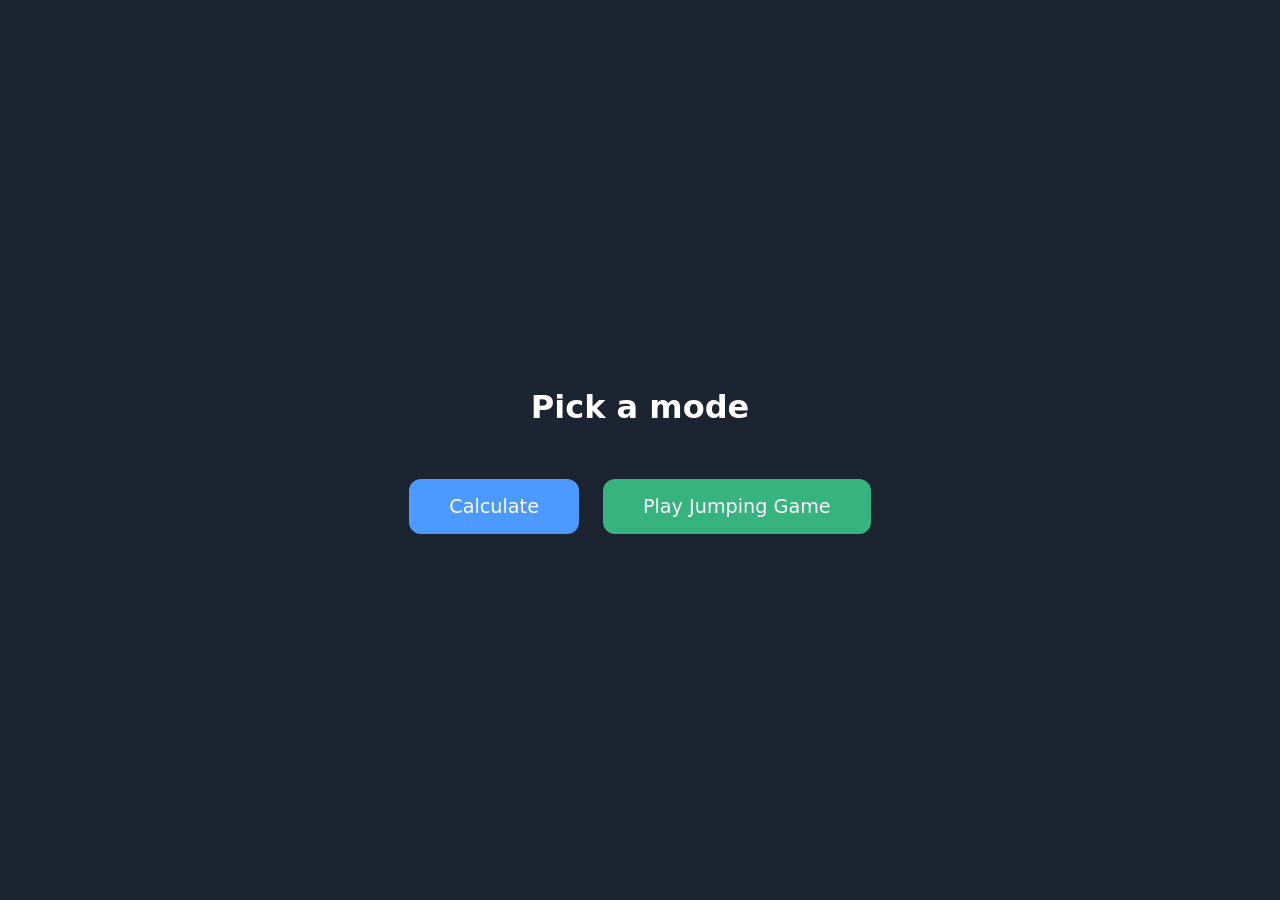
<file: index.html>
<!DOCTYPE html>
<html lang="en">
<head>
  <meta charset="UTF-8">
  <meta name="viewport" content="width=device-width, initial-scale=1.0">
  <title>Games</title>
  <link rel="stylesheet" href="style.css">
</head>
<body>
  <h1>Pick a mode</h1>
  <nav class="menu">
    <a class="calc-btn" type="button" href="calc/index.html">Calculate</a>
    <a class="jump-btn" type="button" href="jumping_game/index.html">Play Jumping Game</a>
  </nav>
</body>
</html>
</file>
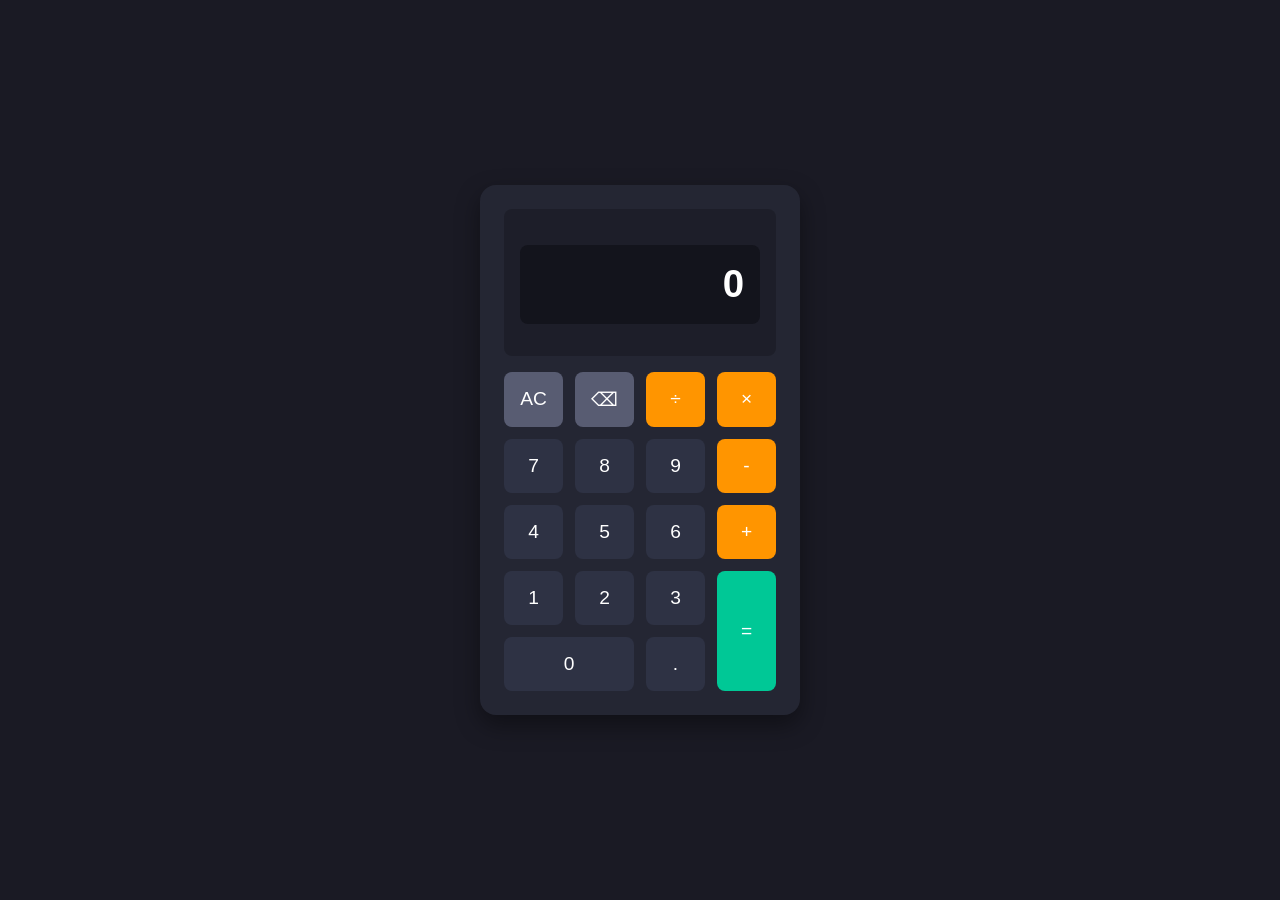
<file: calc/index.html>
<!DOCTYPE html>
<html lang="en">
<head>
  <meta charset="UTF-8">
  <meta name="viewport" content="width=device-width, initial-scale=1.0">
  <title>JS Calculator</title>
  <link rel="stylesheet" href="style.css">
</head>
<body>
  <div class="calculator">
    <!-- Calculator Display -->
    <div class="display-screen" style="background: rgba(0, 0, 0, 0.2); border-radius: 8px; padding: 12px 16px; margin-bottom: 16px; display: flex; flex-direction: column; justify-content: space-between; min-height: 85px;">
      <div id="equation" style="color: #a0aec0; font-size: 1.1rem; text-align: right; min-height: 24px; word-break: break-all; letter-spacing: 1px;"></div>
      <div id="display" class="display" style="color: #ffffff; font-size: 2.4rem; font-weight: bold; text-align: right; line-height: 1.2;">0</div>
    </div>

    <!-- Buttons Grid -->
    <div class="buttons">
      <button class="btn func" id="clear">AC</button>
      <button class="btn func" id="backspace">⌫</button>
      <button class="btn op" data-op="/">&divide;</button>
      <button class="btn op" data-op="*">&times;</button>

      <button class="btn num" data-num="7">7</button>
      <button class="btn num" data-num="8">8</button>
      <button class="btn num" data-num="9">9</button>
      <button class="btn op" data-op="-">-</button>

      <button class="btn num" data-num="4">4</button>
      <button class="btn num" data-num="5">5</button>
      <button class="btn num" data-num="6">6</button>
      <button class="btn op" data-op="+">+</button>

      <button class="btn num" data-num="1">1</button>
      <button class="btn num" data-num="2">2</button>
      <button class="btn num" data-num="3">3</button>
      <button class="btn equal" id="equals">=</button>

      <button class="btn num zero" data-num="0">0</button>
      <button class="btn decimal" id="decimal">.</button>
    </div>
  </div>

  <script src="script.js"></script>
</body>
</html>
</file>
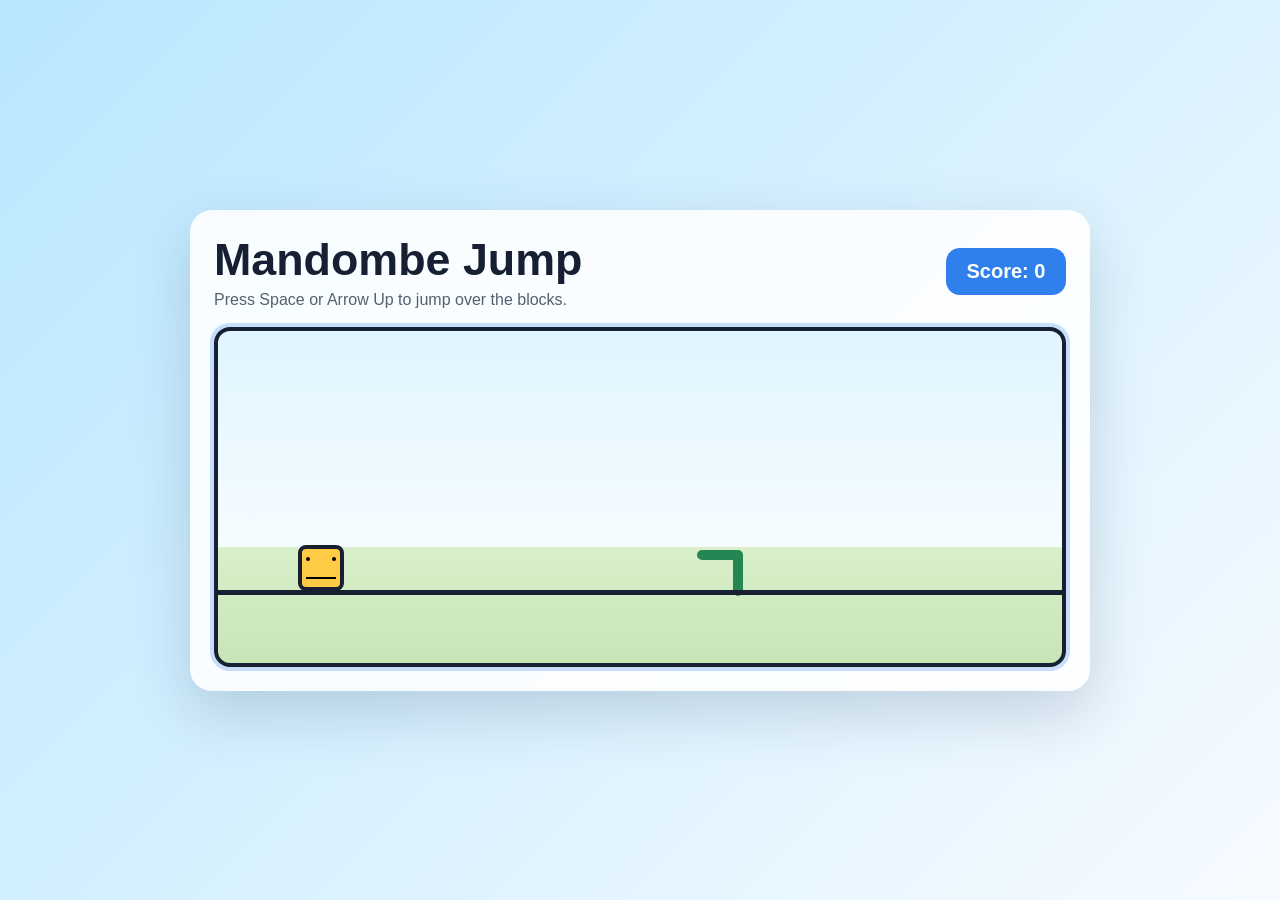
<file: jumping_game/index.html>
<!DOCTYPE html>
<html lang="en">
<head>
	<meta charset="UTF-8">
	<meta name="viewport" content="width=device-width, initial-scale=1.0">
	<title>Jumping game</title>
	<link rel="stylesheet" href="style.css">
</head>
<body>
	<main class="game-page">
    	<audio id="background-music" src="assets/kirikou-soundtrack.wav" loop>
            Your browser does not support the audio tag.
    	</audio>
		<section class="game-card" aria-labelledby="game-title">
			<div class="game-header">
				<div>
					<h1 id="game-title">Mandombe Jump</h1>
					<p>Press Space or Arrow Up to jump over the blocks.</p>
				</div>
				<div class="score-board" aria-live="polite">
					Score: <span id="score">0</span>
				</div>
			</div>

			<div id="game" class="game-canvas" role="application" aria-label="Jumping game area" tabindex="0">
				<div class="sky-line"></div>
				<canvas id="obstacleCanvas" class="obstacle-canvas" aria-hidden="true"></canvas>
				<div id="player" class="player">
				    <div class="player-face">
						<div class="eyes">
    						<div class="eye"></div>
    				        <div class="eye"></div>
						</div>
						<div class="mouth">1</div>
					</div>
				</div>
				<div class="ground"></div>
				<div id="gameOver" class="game-over hidden">
					<h2>Game Over</h2>
					<p>Final score: <span id="finalScore">0</span></p>
					<p>Best score: <span id="bestScoreSpan">0</span></p>
					<button id="restartButton" type="button">Play again</button>
				</div>
				<div id="checkpoint" class="checkpoint" aria-live="polite">
				    <p id="checkpointText">Checkpoint!!!</p>
				</div>
			</div>
		</section>
	</main>

	<script src="script.js"></script>
</body>
</html>
</file>
<file: style.css>
body {
  margin: 0;
  min-height: 100vh;
  display: flex;
  flex-direction: column;
  align-items: center;
  justify-content: center;
  gap: 2rem;
  font-family: system-ui, sans-serif;
  background: #1c2431;
  color: #fff;
}
.menu {
  display: flex;
  gap: 1.5rem;
  flex-wrap: wrap;
  justify-content: center;
}
a {
  font-size: 1.2rem;
  padding: 1rem 2.5rem;
  border: none;
  border-radius: 12px;
  cursor: pointer;
  color: #fff;
  transition: transform 0.15s ease;
  text-decoration: none;
}
a:hover { transform: translateY(-3px); }
.calc-btn { background: #4c9aff; }
.jump-btn { background: #36b37e; }
</file>
<file: calc/style.css>
:root {
  --color-page-background: #1a1a24;
  --color-calculator-background: #242633;
  --color-display-background: #13141c;
  --color-display-text: #00ffcc;
  --color-button-background: #2e3244;
  --color-button-text: #ffffff;
  --color-button-hover: #3b4057;
  --color-operator-background: #ff9500;
  --color-operator-hover: #e08500;
  --color-function-background: #585c72;
  --color-function-hover: #6a6f87;
  --color-equal-background: #00c896;
  --color-equal-hover: #00b084;
  --color-calculator-shadow: rgba(0, 0, 0, 0.4);
}

* {
  box-sizing: border-box;
  margin: 0;
  padding: 0;
  font-family: 'Segoe UI', Tahoma, Geneva, Verdana, sans-serif;
}

body {
  min-height: 100vh;
  display: flex;
  justify-content: center;
  align-items: center;
  background-color: var(--color-page-background);
}

.calculator {
  background-color: var(--color-calculator-background);
  border-radius: 16px;
  padding: 24px;
  width: 320px;
  box-shadow: 0 10px 25px var(--color-calculator-shadow);
}

.calculator h1 {
  color: var(--color-button-text);
  font-size: 1.5rem;
  margin-bottom: 20px;
  text-align: center;
}

.display {
  background-color: var(--color-display-background);
  color: var(--color-display-text);
  font-size: 2.2rem;
  padding: 16px;
  text-align: right;
  border-radius: 8px;
  margin-bottom: 20px;
  overflow: hidden;
  text-overflow: ellipsis;
  white-space: nowrap;
  min-height: 65px;
}

.buttons {
  display: grid;
  grid-template-columns: repeat(4, 1fr);
  gap: 12px;
}

.btn {
  padding: 16px;
  font-size: 1.2rem;
  border: none;
  border-radius: 8px;
  cursor: pointer;
  background-color: var(--color-button-background);
  color: var(--color-button-text);
  transition: background 0.15s ease, transform 0.1s ease;
}

.btn:hover {
  background-color: var(--color-button-hover);
}

.btn:active {
  transform: scale(0.96);
}

.btn.op {
  background-color: var(--color-operator-background);
  color: var(--color-button-text);
}

.btn.op:hover {
  background-color: var(--color-operator-hover);
}

.btn.func {
  background-color: var(--color-function-background);
}

.btn.func:hover {
  background-color: var(--color-function-hover);
}

.btn.equal {
  background-color: var(--color-equal-background);
  grid-row: span 2;
  display: flex;
  justify-content: center;
  align-items: center;
}

.btn.equal:hover {
  background-color: var(--color-equal-hover);
}

.btn.zero {
  grid-column: span 2;
}
</file>
<file: jumping_game/style.css>
:root {
	--color-bg-start: #b8e7ff;
	--color-bg-end: #f7fbff;
	--color-text-main: #172033;
	--color-text-muted: #536170;
	--color-text-light: #ffffff;
	--color-card-bg: rgba(255, 255, 255, 0.88);
	--color-card-shadow: rgba(41, 65, 94, 0.2);
	--color-primary: #2f80ed;
	--color-primary-focus: rgba(47, 128, 237, 0.25);
	--color-accent: #ffcb45;
	--color-accent-hover: #ffd86d;
	--color-border-dark: #172033;
	--color-ground: #172033;
	--color-face: #000000;
	--color-overlay-bg: rgba(23, 32, 51, 0.82);
	--color-canvas-sky-top: #dff5ff;
	--color-canvas-sky-bottom: #f6fcff;
	--color-canvas-ground-top: #d9f0ca;
	--color-canvas-ground-bottom: #c8e5b7;
}

* {
	box-sizing: border-box;
    font-family: 'Segoe UI', Tahoma, Geneva, Verdana, sans-serif;
}

body {
	margin: 0;
	min-height: 100vh;
	font-family: Arial, Helvetica, sans-serif;
	color: var(--color-text-main);
	background: linear-gradient(135deg, var(--color-bg-start), var(--color-bg-end));
}

.game-page {
	display: flex;
	align-items: center;
	justify-content: center;
	min-height: 100vh;
	padding: 24px;
}

.game-card {
	width: min(900px, 100%);
	padding: 24px;
	border-radius: 22px;
	background: var(--color-card-bg);
	box-shadow: 0 22px 60px var(--color-card-shadow);
}

.game-header {
	display: flex;
	gap: 16px;
	align-items: center;
	justify-content: space-between;
	margin-bottom: 18px;
}

.game-header h1 {
	margin: 0 0 6px;
	font-size: clamp(1.8rem, 4vw, 2.8rem);
}

.game-header p {
	margin: 0;
	color: var(--color-text-muted);
}

.score-board {
	min-width: 120px;
	padding: 12px 16px;
	border-radius: 14px;
	font-size: 1.25rem;
	font-weight: 700;
	text-align: center;
	color: var(--color-text-light);
	background: var(--color-primary);
}

.best-score {
	margin-top: 6px;
	font-size: 0.85rem;
	font-weight: 600;
	opacity: 0.9;
}

.game-canvas {
	position: relative;
	overflow: hidden;
	height: 340px;
	border: 4px solid var(--color-border-dark);
	border-radius: 16px;
	background: linear-gradient(
		var(--color-canvas-sky-top) 0%,
		var(--color-canvas-sky-bottom) 65%,
		var(--color-canvas-ground-top) 65%,
		var(--color-canvas-ground-bottom) 100%
	);
	outline: none;
}

.game-canvas:focus {
	box-shadow: 0 0 0 4px var(--color-primary-focus);
}

.sky-line {
	position: absolute;
	top: 62px;
	left: 0;
	width: 100%;
	height: 3px;
}

.ground {
	position: absolute;
	right: 0;
	bottom: 68px;
	left: 0;
	height: 5px;
	background: var(--color-ground);
}

.player {
	position: absolute;
	left: 80px;
	bottom: 72px;
	width: 46px;
	height: 46px;
	border: 4px solid var(--color-border-dark);
	border-radius: 8px;
	background: var(--color-accent);
}

.player-face {
    position: relative;
    width: 100%;
    height: 100%;
    display: flex;
    flex-direction: column;
    justify-content: center;
    align-items: center;
    padding: 8px 4px;
}

.eyes {
    display: flex;
    justify-content: space-between;
    width: 100%;
    height: 100%;
}

.eye {
    width: 4px;
    height: 4px;
    background-color: var(--color-face);
    border-radius: 50%;
}

.mouth {
    width: 100%;
    height: 2px;
    background-color: var(--color-face);
    color: transparent;
}

.obstacle-canvas {
	position: absolute;
	inset: 0;
	width: 100%;
	height: 100%;
	pointer-events: none;
}

.game-over {
	position: absolute;
	inset: 0;
	display: grid;
	place-content: center;
	gap: 12px;
	z-index: 4;
	text-align: center;
	background: var(--color-overlay-bg);
	color: var(--color-text-light);
}

.game-over h2,
.game-over p {
	margin: 0;
}

.game-over button {
	justify-self: center;
	padding: 10px 18px;
	border: 0;
	border-radius: 999px;
	font-weight: 700;
	color: var(--color-text-main);
	background: var(--color-accent);
	cursor: pointer;
}

.game-over button:hover {
	background: var(--color-accent-hover);
}

.hidden {
	display: none;
}

.checkpoint {
    position: absolute;
    width: 100%;
    height: 100%;
    place-items: center;
    display: none;
    pointer-events: none;
    z-index: 3;
}

.checkpoint.show {
    display: grid;
}

.checkpoint p {
    margin: 0;
    padding: 12px;
    border: 4px solid var(--color-border-dark);
    border-radius: 999px;
    color: var(--color-text-main);
    background: transparent;
    font-size: clamp(2rem, 7vw, 4rem);
    font-weight: 800;
    opacity: 0;
    transform: scale(1);
}

.checkpoint.show p {
    animation: checkpoint-pop 1.8s ease-in-out forwards;
}

@keyframes checkpoint-pop {
    0% {
        opacity: 0;
        transform: scale(1);
    }

    8% {
        opacity: 1;
    }

    16.66% {
        transform: scale(1.35);
    }

    33.33% {
        transform: scale(1);
    }

    50% {
        transform: scale(1.35);
    }

    66.66% {
        transform: scale(1);
    }

    83.33% {
        transform: scale(1.35);
        opacity: 1;
    }

    100% {
        opacity: 0;
        transform: scale(1);
    }
}

@media (max-width: 640px) {
	.game-card {
		padding: 16px;
	}

	.game-header {
		align-items: flex-start;
		flex-direction: column;
	}

	.game-canvas {
		height: 300px;
	}

	.player {
		left: 48px;
	}
}
</file>
